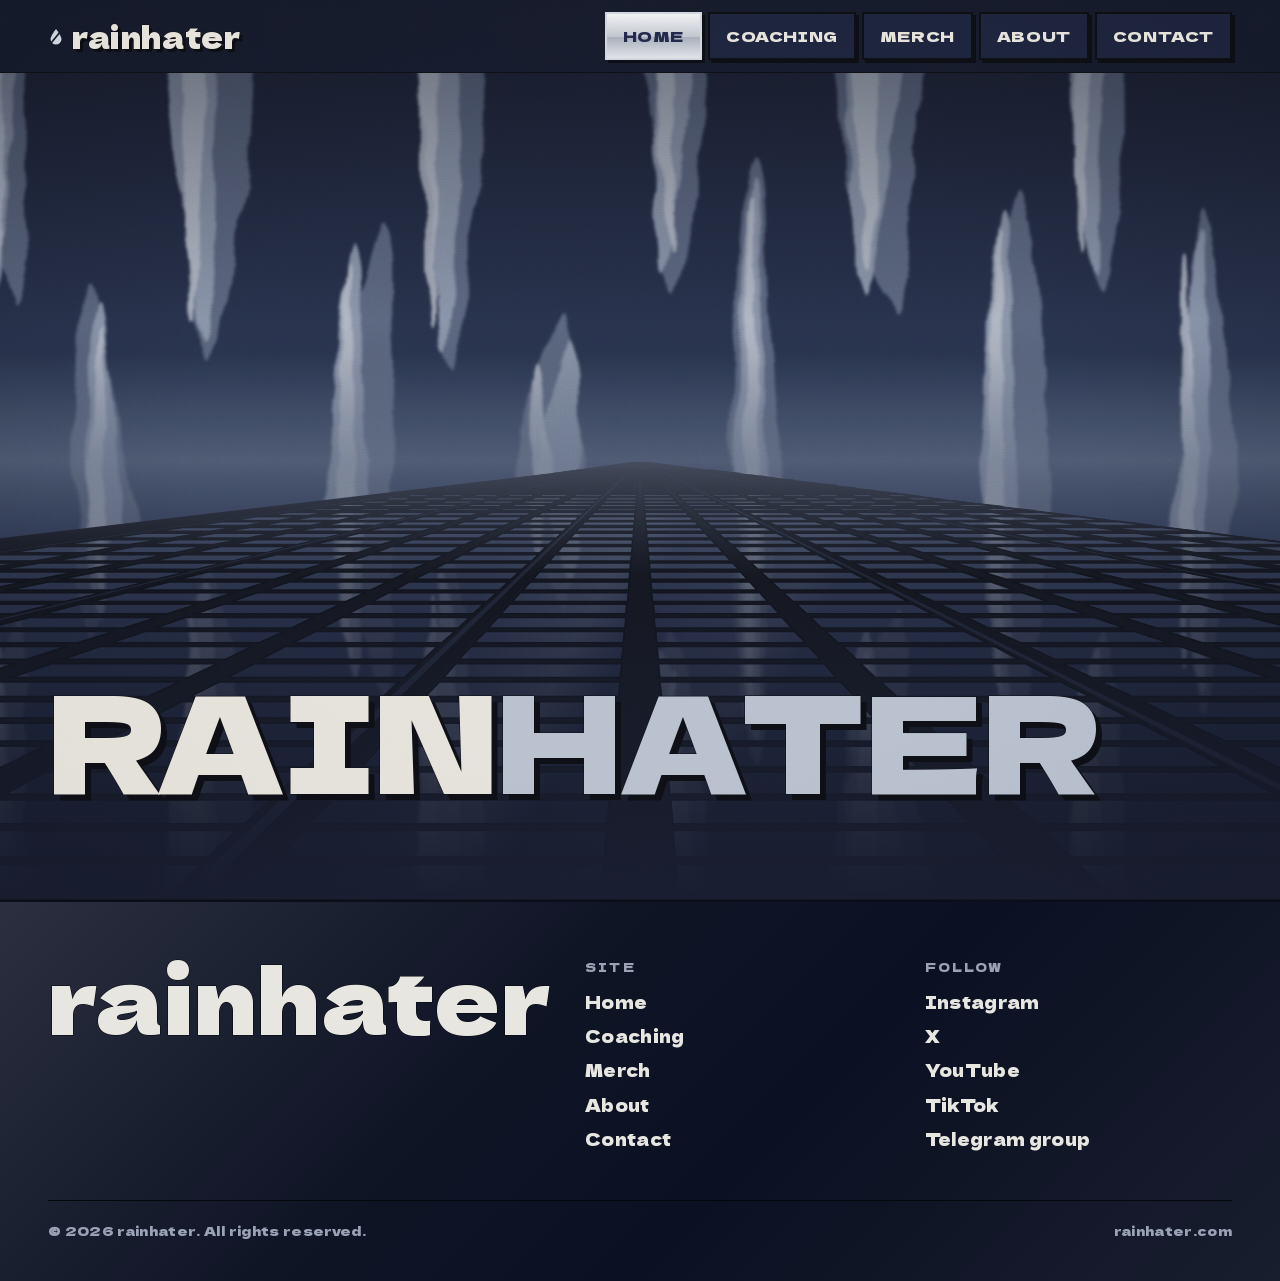
<file: index.html>
<!doctype html>
<html lang="en">
<head>
<meta charset="utf-8">
<meta name="viewport" content="width=device-width, initial-scale=1">
<title>rainhater</title>
<meta name="description" content="rainhater — music, videos, coaching and merch.">
<meta name="theme-color" content="#10162c">
<meta property="og:title" content="rainhater">
<meta property="og:description" content="rainhater — music, videos, coaching and merch.">
<meta property="og:type" content="website">
<link rel="icon" href="assets/img/favicon.svg" type="image/svg+xml">
<link rel="preconnect" href="https://fonts.googleapis.com">
<link rel="preconnect" href="https://fonts.gstatic.com" crossorigin>
<link rel="stylesheet" href="https://fonts.googleapis.com/css2?family=Dela+Gothic+One&display=swap">
<link rel="stylesheet" href="assets/css/style.css">
</head>
<body>

<header class="site-header">
  <div class="wrap">
    <a class="logo" href="index.html"><svg class="drop" viewBox="0 0 64 64" aria-hidden="true"><path d="M32 4C32 4 10 32 10 44a22 22 0 0 0 44 0C54 32 32 4 32 4z" fill="currentColor"/><path d="M14 58L50 14" stroke="#10162c" stroke-width="7"/></svg>rainhater</a>
    <nav class="nav" aria-label="Main"><a href="index.html" aria-current="page">Home</a><a href="coaching.html">Coaching</a><a href="merch.html">Merch</a><a href="about.html">About</a><a href="contact.html">Contact</a></nav>
  </div>
</header>

<main>

<section class="hero hero-full">
  <div class="hero-media"></div>
  
  <div class="wrap hero-inner">
    <h1 class="mega">rain<span class="outline">hater</span></h1>
  </div>
</section>

</main>

<footer class="site-footer">
  <div class="wrap">
    <div class="footer-grid">
      <div>
        <p class="footer-big">rainhater</p>
      </div>
      <div>
        <h4>Site</h4>
        <ul><li><a href="index.html">Home</a></li><li><a href="coaching.html">Coaching</a></li><li><a href="merch.html">Merch</a></li><li><a href="about.html">About</a></li><li><a href="contact.html">Contact</a></li></ul>
      </div>
      <div>
        <h4>Follow</h4>
        <ul>
          <li><a href="https://www.instagram.com/rainhaterofficial/" target="_blank" rel="noopener">Instagram</a></li>
          <li><a href="https://x.com/RainHater3" target="_blank" rel="noopener">X</a></li>
          <li><a href="https://www.youtube.com/channel/UCXjfnHkBMLm3FooFuXxmvgw" target="_blank" rel="noopener">YouTube</a></li>
          <li><a href="https://www.tiktok.com/@rainhater4" target="_blank" rel="noopener">TikTok</a></li>
          <li><a href="https://t.me/+Wlldw3CvZ3Y0Mzcx" target="_blank" rel="noopener">Telegram group</a></li>
        </ul>
      </div>
    </div>
    <div class="legal"><span>© <span id="year">2026</span> rainhater. All rights reserved.</span><span>rainhater.com</span></div>
  </div>
</footer>

<script src="assets/js/main.js"></script>
</body>
</html>
</file>
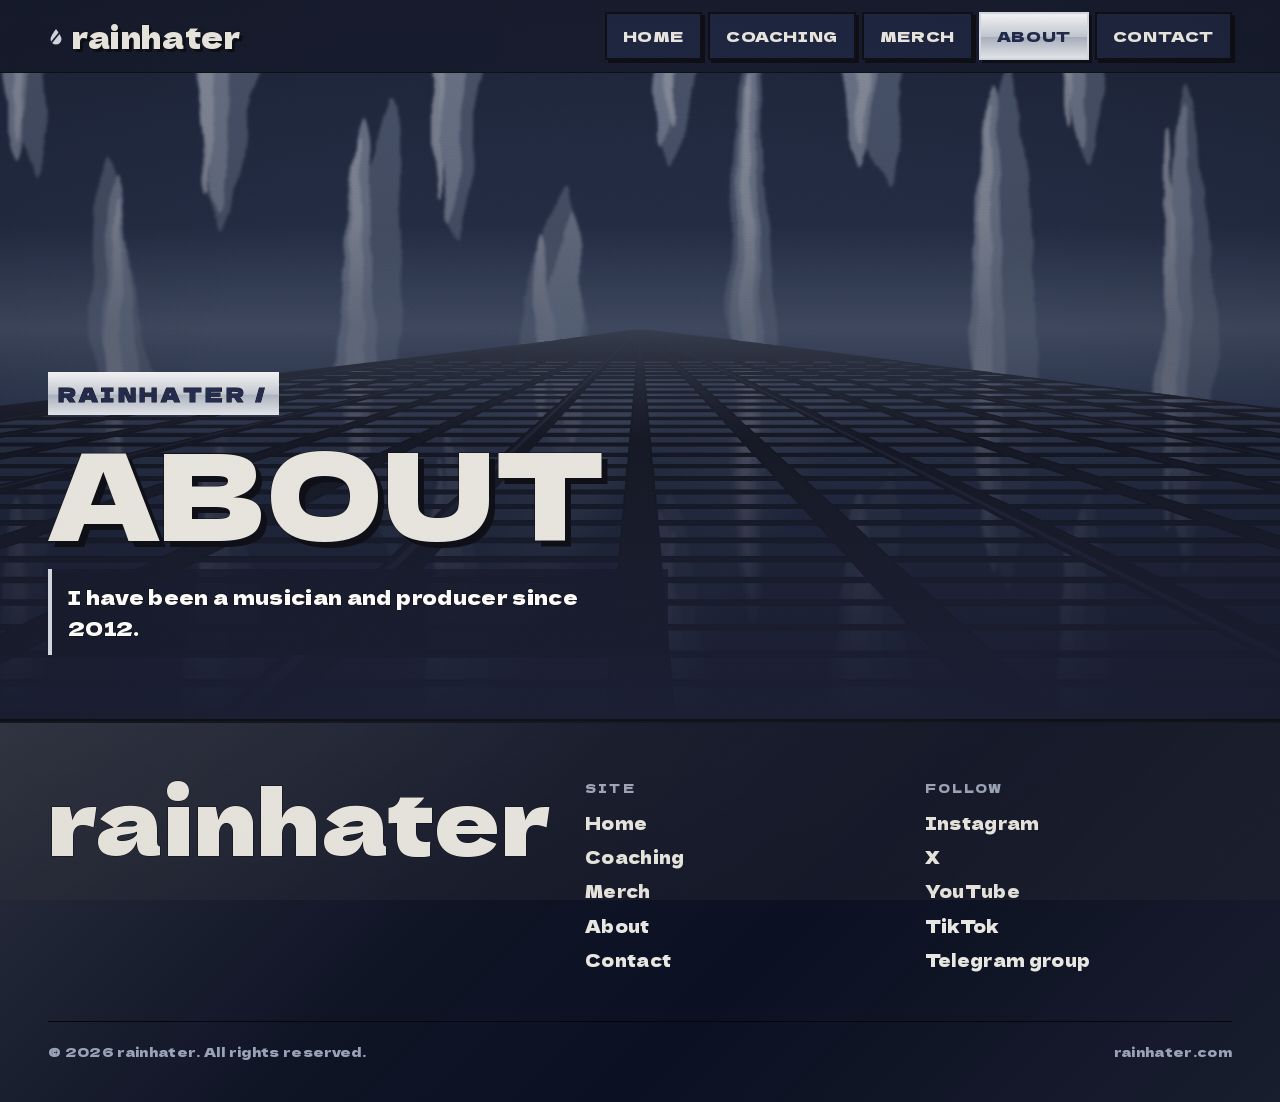
<file: about.html>
<!doctype html>
<html lang="en">
<head>
<meta charset="utf-8">
<meta name="viewport" content="width=device-width, initial-scale=1">
<title>About — rainhater</title>
<meta name="description" content="About rainhater.">
<meta name="theme-color" content="#10162c">
<meta property="og:title" content="About — rainhater">
<meta property="og:description" content="About rainhater.">
<meta property="og:type" content="website">
<link rel="icon" href="assets/img/favicon.svg" type="image/svg+xml">
<link rel="preconnect" href="https://fonts.googleapis.com">
<link rel="preconnect" href="https://fonts.gstatic.com" crossorigin>
<link rel="stylesheet" href="https://fonts.googleapis.com/css2?family=Dela+Gothic+One&display=swap">
<link rel="stylesheet" href="assets/css/style.css">
</head>
<body>

<header class="site-header">
  <div class="wrap">
    <a class="logo" href="index.html"><svg class="drop" viewBox="0 0 64 64" aria-hidden="true"><path d="M32 4C32 4 10 32 10 44a22 22 0 0 0 44 0C54 32 32 4 32 4z" fill="currentColor"/><path d="M14 58L50 14" stroke="#10162c" stroke-width="7"/></svg>rainhater</a>
    <nav class="nav" aria-label="Main"><a href="index.html">Home</a><a href="coaching.html">Coaching</a><a href="merch.html">Merch</a><a href="about.html" aria-current="page">About</a><a href="contact.html">Contact</a></nav>
  </div>
</header>

<main>

<section class="page-head page-full">
  
  <div class="wrap">
    <p class="kicker">rainhater /</p>
    <h1 class="mega">About</h1>
    <p>I have been a musician and producer since 2012.</p>
  </div>
</section>

</main>

<footer class="site-footer">
  <div class="wrap">
    <div class="footer-grid">
      <div>
        <p class="footer-big">rainhater</p>
      </div>
      <div>
        <h4>Site</h4>
        <ul><li><a href="index.html">Home</a></li><li><a href="coaching.html">Coaching</a></li><li><a href="merch.html">Merch</a></li><li><a href="about.html">About</a></li><li><a href="contact.html">Contact</a></li></ul>
      </div>
      <div>
        <h4>Follow</h4>
        <ul>
          <li><a href="https://www.instagram.com/rainhaterofficial/" target="_blank" rel="noopener">Instagram</a></li>
          <li><a href="https://x.com/RainHater3" target="_blank" rel="noopener">X</a></li>
          <li><a href="https://www.youtube.com/channel/UCXjfnHkBMLm3FooFuXxmvgw" target="_blank" rel="noopener">YouTube</a></li>
          <li><a href="https://www.tiktok.com/@rainhater4" target="_blank" rel="noopener">TikTok</a></li>
          <li><a href="https://t.me/+Wlldw3CvZ3Y0Mzcx" target="_blank" rel="noopener">Telegram group</a></li>
        </ul>
      </div>
    </div>
    <div class="legal"><span>© <span id="year">2026</span> rainhater. All rights reserved.</span><span>rainhater.com</span></div>
  </div>
</footer>

<script src="assets/js/main.js"></script>
</body>
</html>
</file>
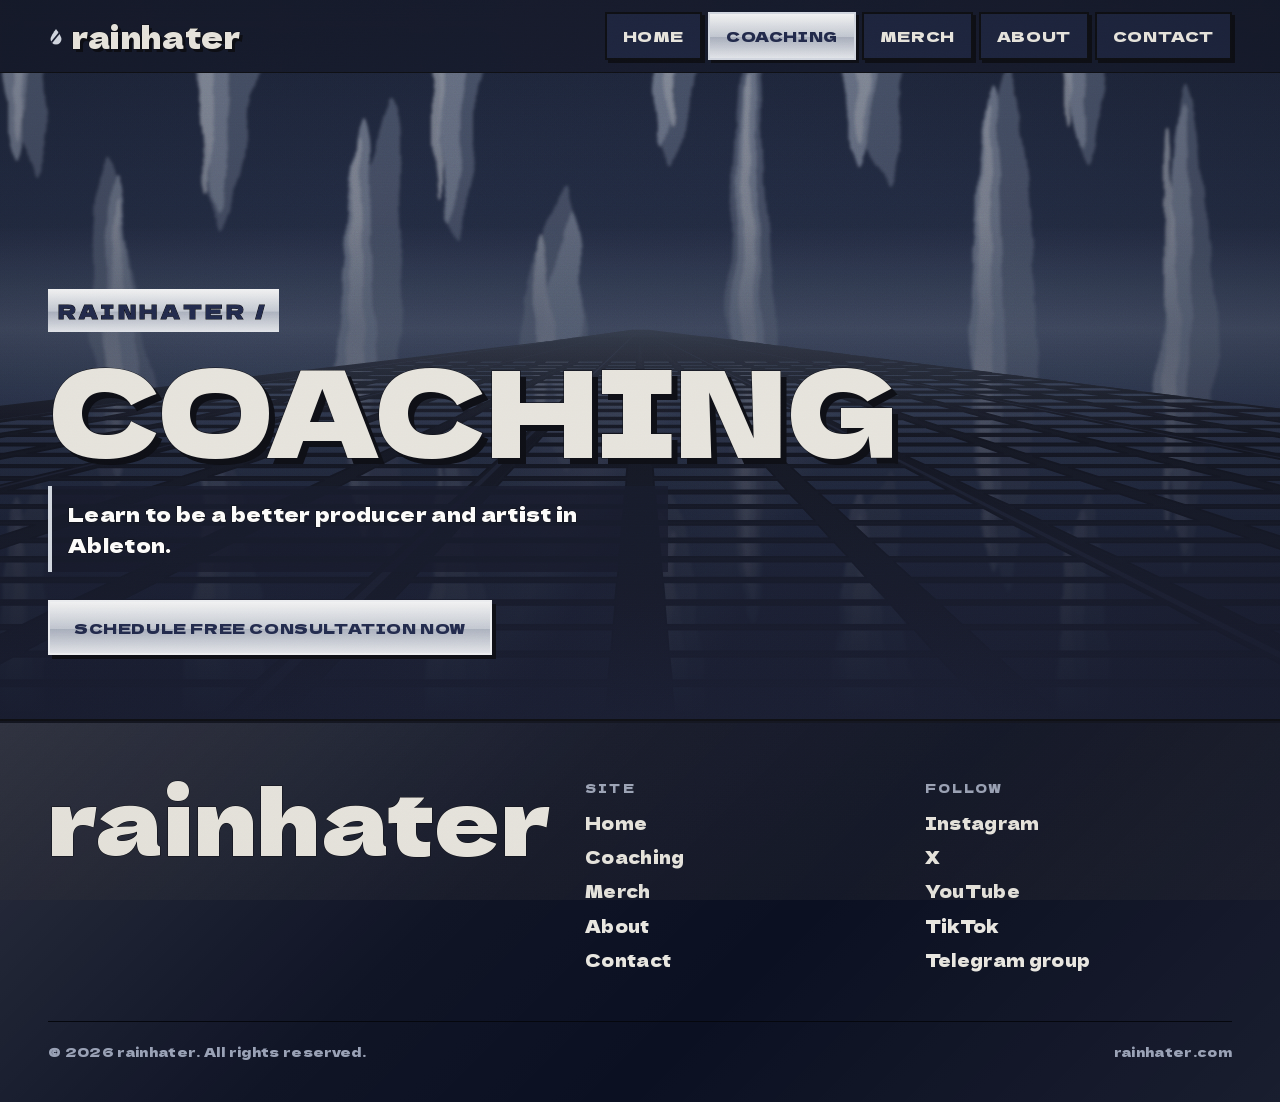
<file: coaching.html>
<!doctype html>
<html lang="en">
<head>
<meta charset="utf-8">
<meta name="viewport" content="width=device-width, initial-scale=1">
<title>Coaching — rainhater</title>
<meta name="description" content="Coaching with rainhater.">
<meta name="theme-color" content="#10162c">
<meta property="og:title" content="Coaching — rainhater">
<meta property="og:description" content="Coaching with rainhater.">
<meta property="og:type" content="website">
<link rel="icon" href="assets/img/favicon.svg" type="image/svg+xml">
<link rel="preconnect" href="https://fonts.googleapis.com">
<link rel="preconnect" href="https://fonts.gstatic.com" crossorigin>
<link rel="stylesheet" href="https://fonts.googleapis.com/css2?family=Dela+Gothic+One&display=swap">
<link rel="stylesheet" href="assets/css/style.css">
</head>
<body>

<header class="site-header">
  <div class="wrap">
    <a class="logo" href="index.html"><svg class="drop" viewBox="0 0 64 64" aria-hidden="true"><path d="M32 4C32 4 10 32 10 44a22 22 0 0 0 44 0C54 32 32 4 32 4z" fill="currentColor"/><path d="M14 58L50 14" stroke="#10162c" stroke-width="7"/></svg>rainhater</a>
    <nav class="nav" aria-label="Main"><a href="index.html">Home</a><a href="coaching.html" aria-current="page">Coaching</a><a href="merch.html">Merch</a><a href="about.html">About</a><a href="contact.html">Contact</a></nav>
  </div>
</header>

<main>

<section class="page-head page-full">
  
  <div class="wrap">
    <p class="kicker">rainhater /</p>
    <h1 class="mega">Coaching</h1>
    <p>Learn to be a better producer and artist in Ableton.</p>
    <div class="btns" style="margin-top:28px"><a class="btn btn-solid" href="https://www.instagram.com/rainhaterofficial/" target="_blank" rel="noopener">Schedule free consultation now</a></div>
  </div>
</section>

</main>

<footer class="site-footer">
  <div class="wrap">
    <div class="footer-grid">
      <div>
        <p class="footer-big">rainhater</p>
      </div>
      <div>
        <h4>Site</h4>
        <ul><li><a href="index.html">Home</a></li><li><a href="coaching.html">Coaching</a></li><li><a href="merch.html">Merch</a></li><li><a href="about.html">About</a></li><li><a href="contact.html">Contact</a></li></ul>
      </div>
      <div>
        <h4>Follow</h4>
        <ul>
          <li><a href="https://www.instagram.com/rainhaterofficial/" target="_blank" rel="noopener">Instagram</a></li>
          <li><a href="https://x.com/RainHater3" target="_blank" rel="noopener">X</a></li>
          <li><a href="https://www.youtube.com/channel/UCXjfnHkBMLm3FooFuXxmvgw" target="_blank" rel="noopener">YouTube</a></li>
          <li><a href="https://www.tiktok.com/@rainhater4" target="_blank" rel="noopener">TikTok</a></li>
          <li><a href="https://t.me/+Wlldw3CvZ3Y0Mzcx" target="_blank" rel="noopener">Telegram group</a></li>
        </ul>
      </div>
    </div>
    <div class="legal"><span>© <span id="year">2026</span> rainhater. All rights reserved.</span><span>rainhater.com</span></div>
  </div>
</footer>

<script src="assets/js/main.js"></script>
</body>
</html>
</file>
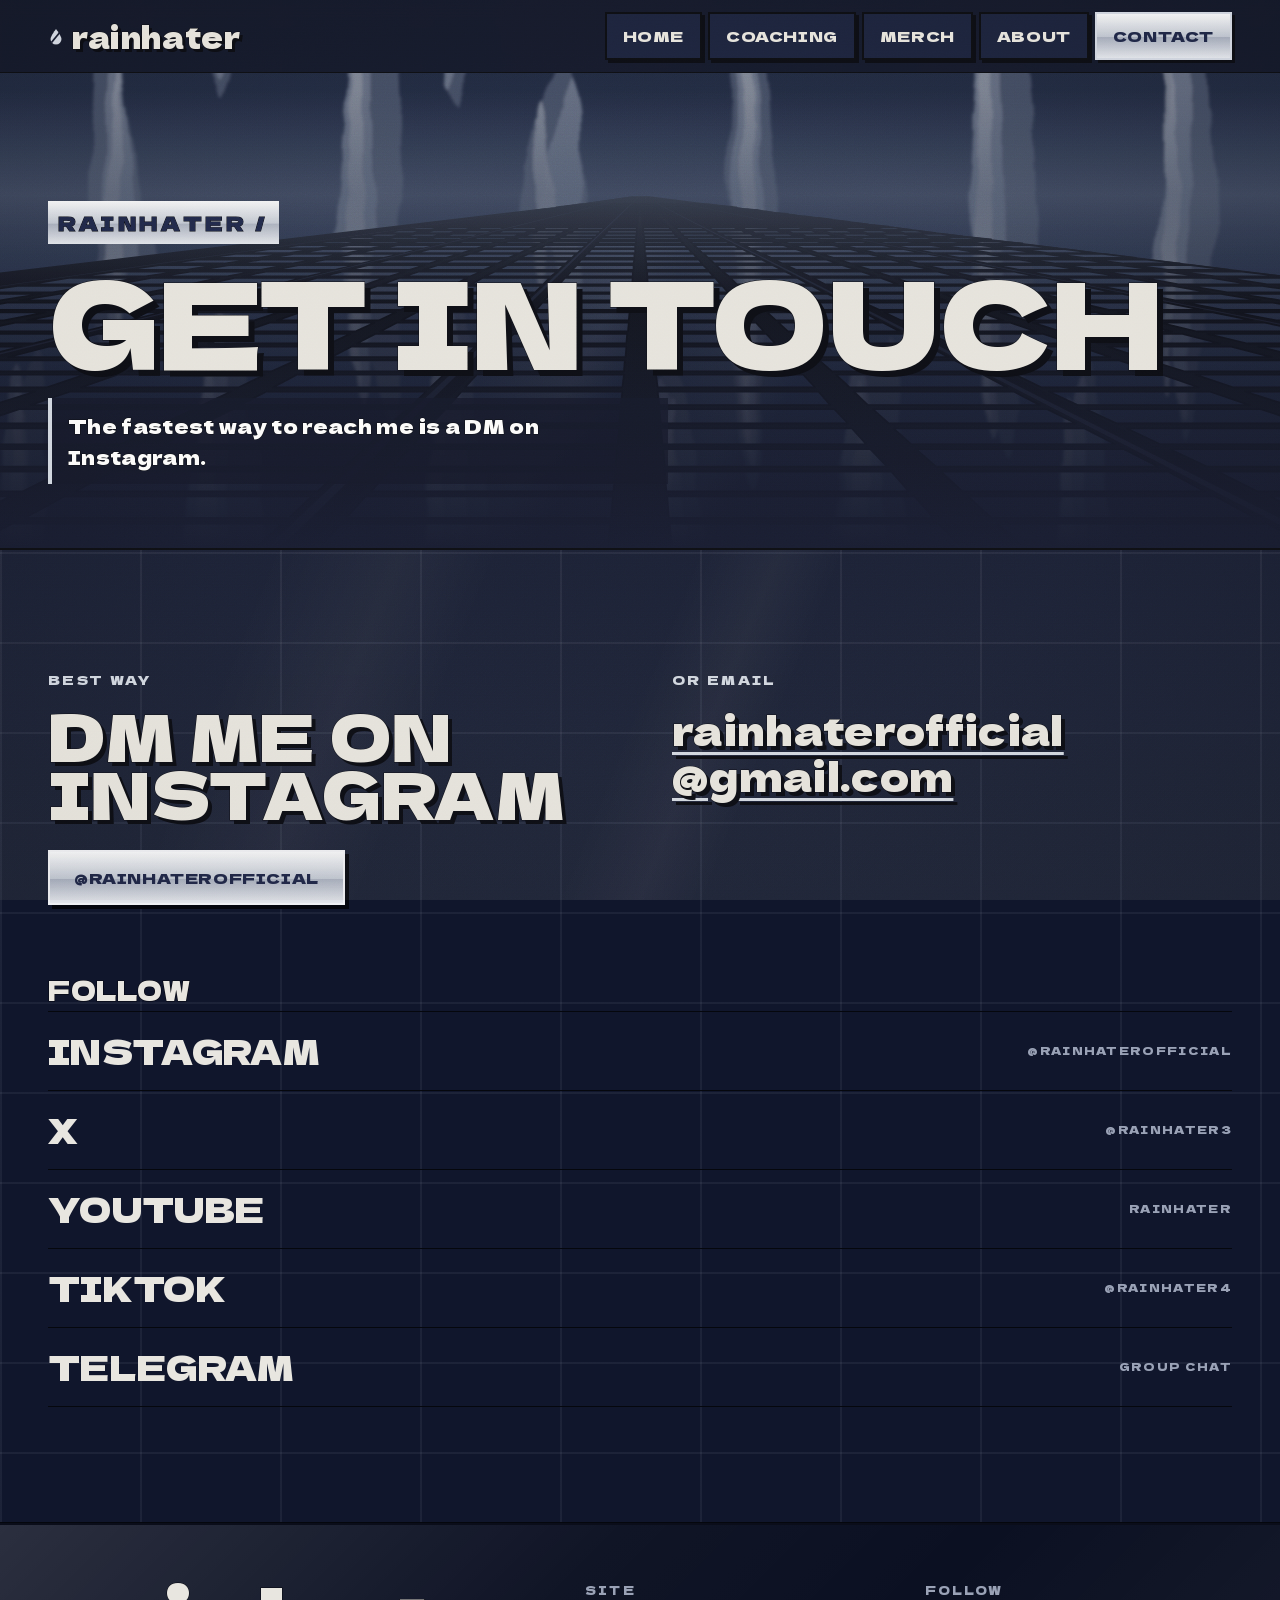
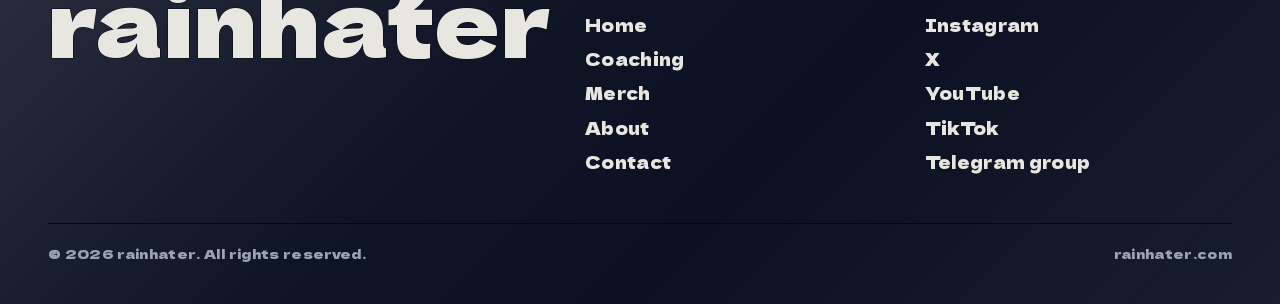
<file: contact.html>
<!doctype html>
<html lang="en">
<head>
<meta charset="utf-8">
<meta name="viewport" content="width=device-width, initial-scale=1">
<title>Contact — rainhater</title>
<meta name="description" content="Contact rainhater.">
<meta name="theme-color" content="#10162c">
<meta property="og:title" content="Contact — rainhater">
<meta property="og:description" content="Contact rainhater.">
<meta property="og:type" content="website">
<link rel="icon" href="assets/img/favicon.svg" type="image/svg+xml">
<link rel="preconnect" href="https://fonts.googleapis.com">
<link rel="preconnect" href="https://fonts.gstatic.com" crossorigin>
<link rel="stylesheet" href="https://fonts.googleapis.com/css2?family=Dela+Gothic+One&display=swap">
<link rel="stylesheet" href="assets/css/style.css">
</head>
<body>

<header class="site-header">
  <div class="wrap">
    <a class="logo" href="index.html"><svg class="drop" viewBox="0 0 64 64" aria-hidden="true"><path d="M32 4C32 4 10 32 10 44a22 22 0 0 0 44 0C54 32 32 4 32 4z" fill="currentColor"/><path d="M14 58L50 14" stroke="#10162c" stroke-width="7"/></svg>rainhater</a>
    <nav class="nav" aria-label="Main"><a href="index.html">Home</a><a href="coaching.html">Coaching</a><a href="merch.html">Merch</a><a href="about.html">About</a><a href="contact.html" aria-current="page">Contact</a></nav>
  </div>
</header>

<main>

<section class="page-head">
  
  <div class="wrap">
    <p class="kicker">rainhater /</p>
    <h1 class="mega">Get in touch</h1>
    <p>The fastest way to reach me is a DM on Instagram.</p>
  </div>
</section>

<section class="section">
  <div class="wrap">
    <div class="split">
      <div class="reveal">
        <p class="kicker">Best way</p>
        <h2 class="h2">DM me on Instagram</h2>
        <div class="btns" style="margin-top:28px"><a class="btn btn-solid" href="https://www.instagram.com/rainhaterofficial/" target="_blank" rel="noopener">@rainhaterofficial</a></div>
      </div>
      <div class="reveal">
        <p class="kicker">Or email</p>
        <h2 class="h2 email-big"><a href="mailto:rainhaterofficial@gmail.com">rainhaterofficial<wbr>@gmail.com</a></h2>
      </div>
    </div>
    <div style="margin-top:72px">
      <h2 class="h3 reveal">Follow</h2>
      <ul class="contact-list reveal">
        <li><a href="https://www.instagram.com/rainhaterofficial/" target="_blank" rel="noopener">Instagram <small>@rainhaterofficial</small></a></li>
        <li><a href="https://x.com/RainHater3" target="_blank" rel="noopener">X <small>@RainHater3</small></a></li>
        <li><a href="https://www.youtube.com/channel/UCXjfnHkBMLm3FooFuXxmvgw" target="_blank" rel="noopener">YouTube <small>rainhater</small></a></li>
        <li><a href="https://www.tiktok.com/@rainhater4" target="_blank" rel="noopener">TikTok <small>@rainhater4</small></a></li>
        <li><a href="https://t.me/+Wlldw3CvZ3Y0Mzcx" target="_blank" rel="noopener">Telegram <small>Group chat</small></a></li>
      </ul>
    </div>
  </div>
</section>

</main>

<footer class="site-footer">
  <div class="wrap">
    <div class="footer-grid">
      <div>
        <p class="footer-big">rainhater</p>
      </div>
      <div>
        <h4>Site</h4>
        <ul><li><a href="index.html">Home</a></li><li><a href="coaching.html">Coaching</a></li><li><a href="merch.html">Merch</a></li><li><a href="about.html">About</a></li><li><a href="contact.html">Contact</a></li></ul>
      </div>
      <div>
        <h4>Follow</h4>
        <ul>
          <li><a href="https://www.instagram.com/rainhaterofficial/" target="_blank" rel="noopener">Instagram</a></li>
          <li><a href="https://x.com/RainHater3" target="_blank" rel="noopener">X</a></li>
          <li><a href="https://www.youtube.com/channel/UCXjfnHkBMLm3FooFuXxmvgw" target="_blank" rel="noopener">YouTube</a></li>
          <li><a href="https://www.tiktok.com/@rainhater4" target="_blank" rel="noopener">TikTok</a></li>
          <li><a href="https://t.me/+Wlldw3CvZ3Y0Mzcx" target="_blank" rel="noopener">Telegram group</a></li>
        </ul>
      </div>
    </div>
    <div class="legal"><span>© <span id="year">2026</span> rainhater. All rights reserved.</span><span>rainhater.com</span></div>
  </div>
</footer>

<script src="assets/js/main.js"></script>
</body>
</html>
</file>
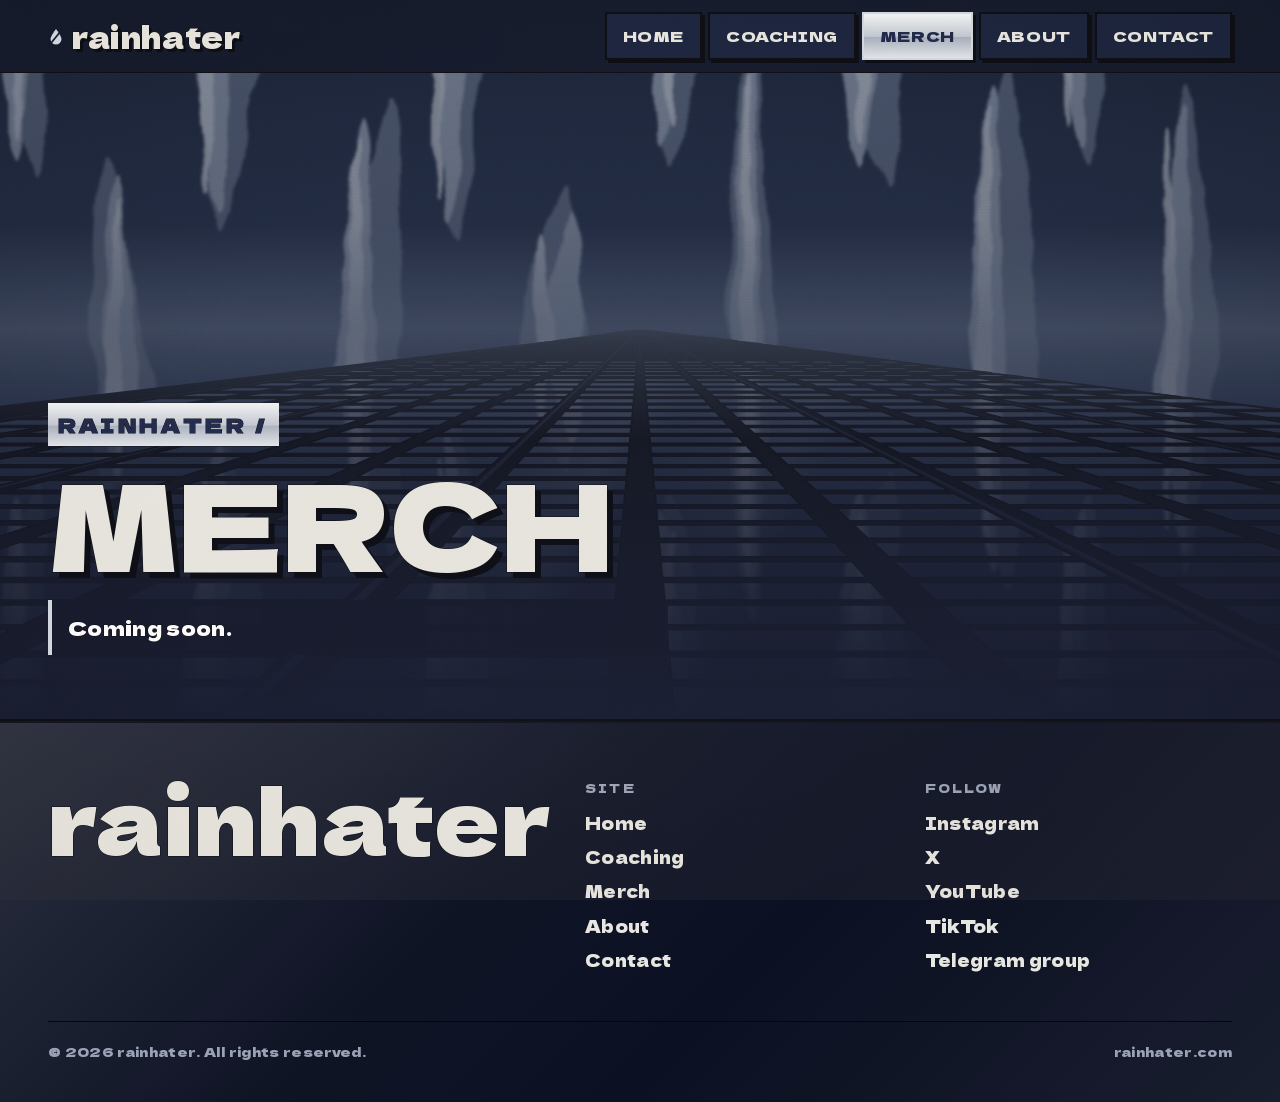
<file: merch.html>
<!doctype html>
<html lang="en">
<head>
<meta charset="utf-8">
<meta name="viewport" content="width=device-width, initial-scale=1">
<title>Merch — rainhater</title>
<meta name="description" content="Official rainhater merch.">
<meta name="theme-color" content="#10162c">
<meta property="og:title" content="Merch — rainhater">
<meta property="og:description" content="Official rainhater merch.">
<meta property="og:type" content="website">
<link rel="icon" href="assets/img/favicon.svg" type="image/svg+xml">
<link rel="preconnect" href="https://fonts.googleapis.com">
<link rel="preconnect" href="https://fonts.gstatic.com" crossorigin>
<link rel="stylesheet" href="https://fonts.googleapis.com/css2?family=Dela+Gothic+One&display=swap">
<link rel="stylesheet" href="assets/css/style.css">
</head>
<body>

<header class="site-header">
  <div class="wrap">
    <a class="logo" href="index.html"><svg class="drop" viewBox="0 0 64 64" aria-hidden="true"><path d="M32 4C32 4 10 32 10 44a22 22 0 0 0 44 0C54 32 32 4 32 4z" fill="currentColor"/><path d="M14 58L50 14" stroke="#10162c" stroke-width="7"/></svg>rainhater</a>
    <nav class="nav" aria-label="Main"><a href="index.html">Home</a><a href="coaching.html">Coaching</a><a href="merch.html" aria-current="page">Merch</a><a href="about.html">About</a><a href="contact.html">Contact</a></nav>
  </div>
</header>

<main>

<section class="page-head page-full">
  
  <div class="wrap">
    <p class="kicker">rainhater /</p>
    <h1 class="mega">Merch</h1>
    <p>Coming soon.</p>
  </div>
</section>

</main>

<footer class="site-footer">
  <div class="wrap">
    <div class="footer-grid">
      <div>
        <p class="footer-big">rainhater</p>
      </div>
      <div>
        <h4>Site</h4>
        <ul><li><a href="index.html">Home</a></li><li><a href="coaching.html">Coaching</a></li><li><a href="merch.html">Merch</a></li><li><a href="about.html">About</a></li><li><a href="contact.html">Contact</a></li></ul>
      </div>
      <div>
        <h4>Follow</h4>
        <ul>
          <li><a href="https://www.instagram.com/rainhaterofficial/" target="_blank" rel="noopener">Instagram</a></li>
          <li><a href="https://x.com/RainHater3" target="_blank" rel="noopener">X</a></li>
          <li><a href="https://www.youtube.com/channel/UCXjfnHkBMLm3FooFuXxmvgw" target="_blank" rel="noopener">YouTube</a></li>
          <li><a href="https://www.tiktok.com/@rainhater4" target="_blank" rel="noopener">TikTok</a></li>
          <li><a href="https://t.me/+Wlldw3CvZ3Y0Mzcx" target="_blank" rel="noopener">Telegram group</a></li>
        </ul>
      </div>
    </div>
    <div class="legal"><span>© <span id="year">2026</span> rainhater. All rights reserved.</span><span>rainhater.com</span></div>
  </div>
</footer>

<script src="assets/js/main.js"></script>
</body>
</html>
</file>
<file: assets/css/style.css>
/* rainhater — main stylesheet */
:root {
  --bg: #10162c;          /* muted window-glass navy */
  --bg-2: #161e3a;
  --bg-3: #1d2647;
  --line: #0a0d1a;        /* window frame */
  --frame: #c4ccdb;
  --text: #e8e6e0;        /* warm off-white, a little vintage */
  --muted: #9aa2b6;
  --accent: #d3d9e3;      /* silver */
  --accent-ink: #1a2348;
  --shadow: #04060e;
  --silver: linear-gradient(180deg, #f4f5f7 0%, #c2c8d3 52%, #a9b0bf 53%, #e3e6ec 100%);
  --glass: linear-gradient(135deg, rgba(255,255,255,.13) 0%, rgba(255,255,255,.02) 38%, rgba(255,255,255,0) 60%, rgba(255,255,255,.06) 100%);
  --display: "Dela Gothic One", "Arial Black", "Impact", sans-serif;
  --body: "Dela Gothic One", "Arial Black", system-ui, sans-serif;
  --gutter: clamp(16px, 4vw, 48px);
  --max: 1280px;
}

* { box-sizing: border-box; }
html { -webkit-text-size-adjust: 100%; }
body {
  margin: 0;
  background-color: var(--bg);
  /* faint skyscraper window grid */
  /* reflective glass wall: sky glow, light streaks, faint window grid */
  background-image:
    linear-gradient(112deg, transparent 0 30%, rgba(255,255,255,.035) 38%, transparent 44%, transparent 56%, rgba(255,255,255,.035) 61%, transparent 65%),
    linear-gradient(180deg, rgba(120,140,170,.08) 0%, transparent 35%, rgba(170,192,216,.06) 100%),
    repeating-linear-gradient(90deg, rgba(196,204,219,.07) 0 2px, transparent 2px 140px),
    repeating-linear-gradient(0deg, rgba(196,204,219,.07) 0 2px, transparent 2px 90px);
  background-attachment: fixed, fixed, scroll, scroll;
  color: var(--text);
  font-family: var(--body);
  font-size: 17px;
  line-height: 1.55;
  overflow-x: hidden;
}
img { max-width: 100%; display: block; }

/* Old-anime TV feel: grain, scanlines, soft vignette */
body::after {
  content: ""; position: fixed; inset: 0; z-index: 100; pointer-events: none;
  background:
    radial-gradient(ellipse at center, transparent 50%, rgba(2,4,12,.55) 100%),
    repeating-linear-gradient(0deg, rgba(0,0,0,.04) 0 1px, transparent 1px 3px),
    url("data:image/svg+xml,%3Csvg xmlns='http://www.w3.org/2000/svg' width='160' height='160'%3E%3Cfilter id='n'%3E%3CfeTurbulence type='fractalNoise' baseFrequency='.9' numOctaves='2' stitchTiles='stitch'/%3E%3C/filter%3E%3Crect width='100%25' height='100%25' filter='url(%23n)' opacity='.55'/%3E%3C/svg%3E");
  opacity: .22;
  mix-blend-mode: overlay;
}
/* Vintage wash: faded, slightly warm, like an old broadcast */
body::before {
  content: ""; position: fixed; inset: 0; z-index: 99; pointer-events: none;
  background: linear-gradient(180deg, rgba(210,196,170,.05), rgba(190,178,156,.06));
}
a { color: inherit; }
::selection { background: var(--accent); color: var(--accent-ink); }

.wrap { max-width: var(--max); margin: 0 auto; padding: 0 var(--gutter); }

/* ---------- Now playing bar ---------- */
.nowplaying {
  background: var(--silver);
  color: var(--accent-ink);
  font-size: 13px;
  font-weight: 700;
  letter-spacing: .08em;
  text-transform: uppercase;
}
.nowplaying .wrap {
  display: flex; align-items: center; gap: 12px;
  height: 36px;
}
.np-btn {
  width: 24px; height: 24px; border-radius: 50%;
  border: 0; background: var(--accent-ink); color: var(--accent);
  display: grid; place-items: center; cursor: pointer; flex: none;
}
.np-btn svg { width: 10px; height: 10px; }
.np-title { white-space: nowrap; overflow: hidden; text-overflow: ellipsis; flex: 1; }
.np-link { text-decoration: none; border-bottom: 2px solid; white-space: nowrap; }

/* ---------- Header / nav ---------- */
.site-header {
  position: sticky; top: 0; z-index: 50;
  background: rgba(14, 19, 38, .92);
  backdrop-filter: blur(10px);
  -webkit-backdrop-filter: blur(10px);
  border-bottom: 1px solid var(--line);
}
.site-header .wrap {
  display: flex; align-items: center; justify-content: space-between;
  gap: 24px; min-height: 72px;
}
.logo {
  font-family: var(--display);
  font-size: 30px; letter-spacing: .02em; line-height: 1;
  text-decoration: none; text-transform: lowercase;
  display: flex; align-items: center; gap: 8px;
}
.logo .drop { width: 16px; height: 22px; color: var(--accent); }
.logo { text-shadow: 3px 3px 0 var(--shadow); }
.nav { display: flex; gap: 6px; }
.nav a {
  font-family: var(--display);
  text-transform: uppercase; text-decoration: none;
  font-size: 17px; letter-spacing: .06em;
  padding: 10px 16px;
  border: 2px solid var(--line);
  background: var(--bg-2);
  box-shadow: 3px 3px 0 var(--shadow);
  transition: background .15s, color .15s, border-color .15s;
}
.nav a:hover { border-color: var(--accent); color: var(--accent); }
.nav a[aria-current="page"] {
  background: var(--silver); color: var(--accent-ink); border-color: var(--accent);
}

@media (max-width: 760px) {
  .site-header .wrap { flex-direction: column; align-items: stretch; gap: 10px; padding-top: 12px; padding-bottom: 12px; }
  .logo { justify-content: center; font-size: 28px; }
  .nav { display: grid; grid-template-columns: repeat(5, 1fr); gap: 4px; }
  .nav a { font-size: 13px; padding: 10px 2px; text-align: center; letter-spacing: .03em; }
}

/* ---------- Hero ---------- */
.hero {
  position: relative; overflow: hidden;
  min-height: min(88vh, 820px);
  display: flex; align-items: flex-end;
  border-bottom: 1px solid var(--line);
  isolation: isolate;
}
.hero-media {
  position: absolute; inset: 0; z-index: -2;
  background:
    linear-gradient(180deg, rgba(8,11,24,.35) 0%, transparent 30%, rgba(16,22,44,.6) 78%, var(--bg) 100%),
    url("../img/skyworld.svg") center bottom / cover no-repeat;
}
.hero-media video { width: 100%; height: 100%; object-fit: cover; }


.hero-inner { padding-top: 120px; padding-bottom: clamp(40px, 8vw, 96px); width: 100%; }
.kicker {
  display: inline-block;
  font-size: 13px; font-weight: 700; letter-spacing: .18em; text-transform: uppercase;
  color: var(--accent);
  margin: 0 0 16px;
}
.mega {
  font-family: var(--display);
  font-weight: 400;
  text-transform: uppercase;
  font-size: clamp(64px, 22vw, 240px);
  line-height: .86;
  letter-spacing: -.01em;
  margin: 0;
  text-shadow: 6px 6px 0 var(--shadow);
}
.mega .outline { color: #b9c2d2; }
.hero p.lede {
  max-width: 560px; font-size: clamp(17px, 2vw, 21px); color: #fff; margin: 24px 0 32px;
  background: rgba(14,19,38,.82); border-left: 4px solid var(--accent); padding: 12px 16px;
}
.hero .kicker { background: var(--silver); color: var(--accent-ink); padding: 6px 10px; }

/* ---------- Buttons ---------- */
.btns { display: flex; flex-wrap: wrap; gap: 12px; }
.btn {
  display: inline-flex; align-items: center; gap: 10px;
  font-family: var(--display); text-transform: uppercase; letter-spacing: .06em;
  font-size: 18px; text-decoration: none;
  padding: 14px 24px;
  border: 2px solid var(--text);
  background: rgba(14,19,38,.6); color: var(--text); cursor: pointer;
  box-shadow: 4px 4px 0 var(--shadow);
  transition: transform .15s, background .15s, color .15s;
}
.btn:hover { transform: translateY(-2px); }
.btn-solid { background: var(--silver); border-color: #eef0f4; color: var(--accent-ink); }
.btn-ghost:hover { background: var(--text); color: var(--bg); }

/* ---------- Marquee ---------- */
.marquee {
  background: var(--silver); color: var(--accent-ink);
  overflow: hidden; white-space: nowrap;
  border-block: 1px solid var(--accent);
}
.marquee-track {
  display: inline-flex; gap: 40px; padding: 12px 0;
  font-family: var(--display); font-size: 26px; text-transform: uppercase; letter-spacing: .04em;
  animation: scroll 28s linear infinite;
}
.marquee-track span::after { content: "✕"; margin-left: 40px; font-size: .7em; vertical-align: middle; }
@keyframes scroll { to { transform: translateX(-50%); } }
@media (prefers-reduced-motion: reduce) { .marquee-track { animation: none; } }

/* ---------- Sections ---------- */
.section { padding: clamp(56px, 9vw, 120px) 0; border-bottom: 1px solid var(--line); }
.section-head {
  display: flex; align-items: flex-end; justify-content: space-between; gap: 16px;
  margin-bottom: 32px; flex-wrap: wrap;
}
.h2 {
  font-family: var(--display); font-weight: 400; text-transform: uppercase;
  font-size: clamp(40px, 7vw, 88px); line-height: .9; margin: 0;
  text-shadow: 4px 4px 0 var(--shadow);
}
.h3 {
  font-family: var(--display); font-weight: 400; text-transform: uppercase;
  font-size: 26px; line-height: 1; margin: 0 0 8px; letter-spacing: .02em;
}
.more { font-weight: 700; text-transform: uppercase; letter-spacing: .12em; font-size: 13px; text-decoration: none; border-bottom: 2px solid var(--accent); padding-bottom: 2px; }
.muted { color: var(--muted); }

/* ---------- Page header (inner pages) ---------- */
.page-head {
  padding: clamp(56px, 10vw, 140px) 0 clamp(32px, 5vw, 64px);
  border-bottom: 2px solid var(--line);
  position: relative; overflow: hidden; isolation: isolate;
  background:
    linear-gradient(180deg, rgba(14,19,38,.3) 0%, rgba(14,19,38,.5) 50%, var(--bg) 100%),
    url("../img/skyworld.svg") center 78% / cover no-repeat;
}
.page-head .mega { font-size: clamp(56px, 14vw, 190px); }
.page-head p { max-width: 620px; color: #fff; font-size: clamp(17px, 2vw, 20px); margin: 20px 0 0;
  background: rgba(14,19,38,.82); border-left: 4px solid var(--accent); padding: 12px 16px; }

/* ---------- Media grid ---------- */
.grid { display: grid; gap: 20px; }
.grid-3 { grid-template-columns: repeat(3, 1fr); }
.grid-4 { grid-template-columns: repeat(4, 1fr); }
.grid-2 { grid-template-columns: repeat(2, 1fr); }
@media (max-width: 980px) { .grid-3, .grid-4 { grid-template-columns: repeat(2, 1fr); } }
@media (max-width: 560px) { .grid-3, .grid-2 { grid-template-columns: 1fr; } .grid-4 { gap: 12px; } .grid-4 .h3 { font-size: 20px; } .grid-4 .card-body { padding: 12px; } }

.card {
  display: block; text-decoration: none;
  background: var(--glass), var(--bg-2); border: 1px solid rgba(196,204,219,.35);
  box-shadow: 6px 6px 0 var(--shadow);
  transition: border-color .15s, transform .2s;
}
.card:hover { border-color: var(--accent); transform: translateY(-3px); }
.thumb {
  position: relative; aspect-ratio: 16 / 9; overflow: hidden;
  background: var(--bg-3) center / cover no-repeat;
}
.thumb.square { aspect-ratio: 1 / 1; }
.thumb.tall { aspect-ratio: 4 / 5; }
.thumb img { width: 100%; height: 100%; object-fit: cover; transition: transform .4s; }
.card:hover .thumb img { transform: scale(1.04); }
.play {
  position: absolute; left: 14px; bottom: 14px;
  width: 46px; height: 46px; border-radius: 50%;
  background: var(--silver); color: var(--accent-ink);
  display: grid; place-items: center;
}
.play svg { width: 16px; height: 16px; margin-left: 3px; }
.tag {
  position: absolute; top: 12px; left: 12px;
  background: var(--bg); color: var(--text);
  font-size: 11px; font-weight: 700; letter-spacing: .14em; text-transform: uppercase;
  padding: 4px 8px;
}
.card-body { padding: 16px 18px 20px; }
.card-body p { margin: 0; color: var(--muted); font-size: 15px; }
.price { font-family: var(--display); font-size: 22px; color: var(--accent); letter-spacing: .03em; }

/* Feature (big video) */
.feature { display: grid; grid-template-columns: 1.4fr 1fr; gap: 32px; align-items: center; }
@media (max-width: 860px) { .feature { grid-template-columns: 1fr; } }
.feature .thumb { border: 1px solid var(--line); }

/* ---------- Split / text blocks ---------- */
.split { display: grid; grid-template-columns: 1fr 1fr; gap: clamp(28px, 5vw, 72px); align-items: start; }
@media (max-width: 860px) { .split { grid-template-columns: 1fr; } }
.prose p { margin: 0 0 1em; color: #dfe6ff; }
.prose p:first-child { font-size: 1.2em; color: var(--text); }

/* Offer cards */
.offer { background: var(--glass), var(--bg-2); border: 1px solid rgba(196,204,219,.35); box-shadow: 6px 6px 0 var(--shadow); padding: 28px; display: flex; flex-direction: column; gap: 14px; }
.offer.hot { border-color: var(--accent); }
.offer ul { margin: 0; padding-left: 18px; color: #dfe6ff; }
.offer .btn { align-self: flex-start; margin-top: auto; }

/* Steps */
.steps { counter-reset: s; display: grid; gap: 1px; background: var(--line); border: 1px solid var(--line); }
.steps li { list-style: none; background: var(--glass), var(--bg-2); padding: 24px; display: grid; grid-template-columns: 70px 1fr; gap: 16px; align-items: baseline; }
.steps li::before { counter-increment: s; content: "0" counter(s); font-family: var(--display); font-size: 44px; color: var(--accent); line-height: 1; }
.steps { padding: 0; margin: 0; }

/* Quote */
.quote { font-family: var(--display); text-transform: uppercase; font-size: clamp(30px, 5vw, 60px); line-height: 1; margin: 0; text-shadow: 4px 4px 0 var(--shadow); }
.quote cite { display: block; font-family: var(--body); font-style: normal; font-size: 14px; letter-spacing: .14em; color: var(--muted); margin-top: 18px; }

/* Facts list */
.facts { display: grid; grid-template-columns: repeat(3, 1fr); border-top: 1px solid var(--line); }
.facts div { padding: 22px 0; border-bottom: 1px solid var(--line); }
.facts b { display: block; font-family: var(--display); font-weight: 400; font-size: 40px; line-height: 1; color: var(--accent); }
.facts span { color: var(--muted); font-size: 14px; text-transform: uppercase; letter-spacing: .12em; }
@media (max-width: 560px) { .facts { grid-template-columns: 1fr; } }

/* Contact */
.contact-list { list-style: none; padding: 0; margin: 0; border-top: 1px solid var(--line); }
.contact-list a {
  display: flex; justify-content: space-between; align-items: center; gap: 16px;
  padding: 22px 0; border-bottom: 1px solid var(--line); text-decoration: none;
  font-family: var(--display); text-transform: uppercase; font-size: clamp(26px, 4.5vw, 46px); line-height: 1;
  transition: color .15s, padding .2s;
}
.contact-list a:hover { color: var(--accent); padding-left: 10px; }
.contact-list small { font-family: var(--body); font-size: 13px; letter-spacing: .12em; color: var(--muted); text-align: right; }

.note {
  border: 1px dashed var(--accent); color: var(--accent);
  padding: 14px 18px; font-size: 14px; letter-spacing: .02em; margin-top: 24px;
}

/* ---------- Signup ---------- */
.signup { display: flex; gap: 8px; flex-wrap: wrap; max-width: 520px; }
.signup input {
  flex: 1 1 220px; min-width: 0;
  background: var(--bg-2); color: var(--text);
  border: 2px solid var(--line); padding: 14px 16px; font: inherit;
}
.signup input:focus { outline: none; border-color: var(--accent); }

/* ---------- Footer ---------- */
.site-footer { padding: 56px 0 40px; background: var(--glass), #0b1022; border-top: 2px solid var(--line); }
.footer-grid { display: grid; grid-template-columns: 1.4fr 1fr 1fr; gap: 32px; }
@media (max-width: 760px) { .footer-grid { grid-template-columns: 1fr 1fr; } .footer-grid > :first-child { grid-column: 1 / -1; } }
.footer-big { font-family: var(--display); font-size: clamp(56px, 10vw, 120px); line-height: .85; text-transform: lowercase; margin: 0 0 16px; }
.site-footer h4 { font-size: 12px; letter-spacing: .18em; text-transform: uppercase; color: var(--muted); margin: 0 0 12px; font-weight: 700; }
.site-footer ul { list-style: none; margin: 0; padding: 0; display: grid; gap: 8px; }
.site-footer ul a { text-decoration: none; font-weight: 500; }
.site-footer ul a:hover { color: var(--accent); }
.legal { margin-top: 48px; padding-top: 20px; border-top: 1px solid var(--line); color: var(--muted); font-size: 13px; display: flex; justify-content: space-between; gap: 16px; flex-wrap: wrap; }

/* Reveal on scroll */
.reveal { opacity: 0; transform: translateY(24px); transition: opacity .6s ease, transform .6s ease; }
.reveal.in { opacity: 1; transform: none; }
@media (prefers-reduced-motion: reduce) { .reveal { opacity: 1; transform: none; } }

/* Visible keyboard focus */
a:focus-visible, button:focus-visible, input:focus-visible { outline: 3px solid var(--accent); outline-offset: 2px; }
.page-head p.kicker { color: var(--accent-ink); background: var(--silver); border: 0; display: inline-block; padding: 6px 10px; margin: 0 0 14px; }

.email-big { font-size: clamp(28px, 4.4vw, 54px); line-height: 1.15; text-transform: none; overflow-wrap: anywhere; }
.email-big a { text-decoration: underline; text-decoration-color: var(--accent); text-decoration-thickness: 3px; text-underline-offset: 6px; }
.email-big a:hover { color: var(--accent); }

/* Barebones layout: big scene, little text */
.hero-full { min-height: calc(100vh - 73px); min-height: calc(100svh - 73px); }
.page-full { min-height: 72vh; min-height: 72svh; display: flex; align-items: flex-end; }
.page-full .wrap { width: 100%; }
@media (max-width: 760px) {
  .hero-full { min-height: calc(100svh - 132px); }
}

/* Old-anime title-card type everywhere: one heavy face, inked outline, hard shadow */
body { font-weight: 400; letter-spacing: .02em; }
.mega, .h2, .h3, .logo, .footer-big, .page-head p, .hero p.lede {
  -webkit-text-stroke: 1px var(--shadow);
  paint-order: stroke fill;
}
.mega { line-height: 1; letter-spacing: 0; }
.nav a, .btn { font-size: 15px; letter-spacing: .04em; }
@media (max-width: 760px) { .nav a { font-size: 11px; letter-spacing: 0; } }
.page-head p, .muted, .site-footer ul a, .legal, .contact-list small { font-weight: 400; }
.site-header { border-bottom-color: #05070d; }
.nav a { border-color: #05070d; }
.card, .offer, .contact-list a, .contact-list, .section, .legal { border-color: #05070d !important; }
.page-head { border-bottom-color: #05070d; }
html { font-synthesis: none; }
/* Dela Gothic is a wide face: scale big type down so it fits */
.mega { font-size: clamp(40px, 10.5vw, 150px); }
.page-head .mega { font-size: clamp(34px, 9.5vw, 120px); }
.h2 { font-size: clamp(28px, 5.5vw, 64px); }
.footer-big { font-size: clamp(40px, 8vw, 90px); }
.contact-list a { font-size: clamp(18px, 3.6vw, 34px); flex-wrap: wrap; }
.contact-list small { font-size: 11px; }
.email-big { font-size: clamp(18px, 3.6vw, 40px); }
@media (max-width: 760px) { .nav a { font-size: 10px; } }
</file>
